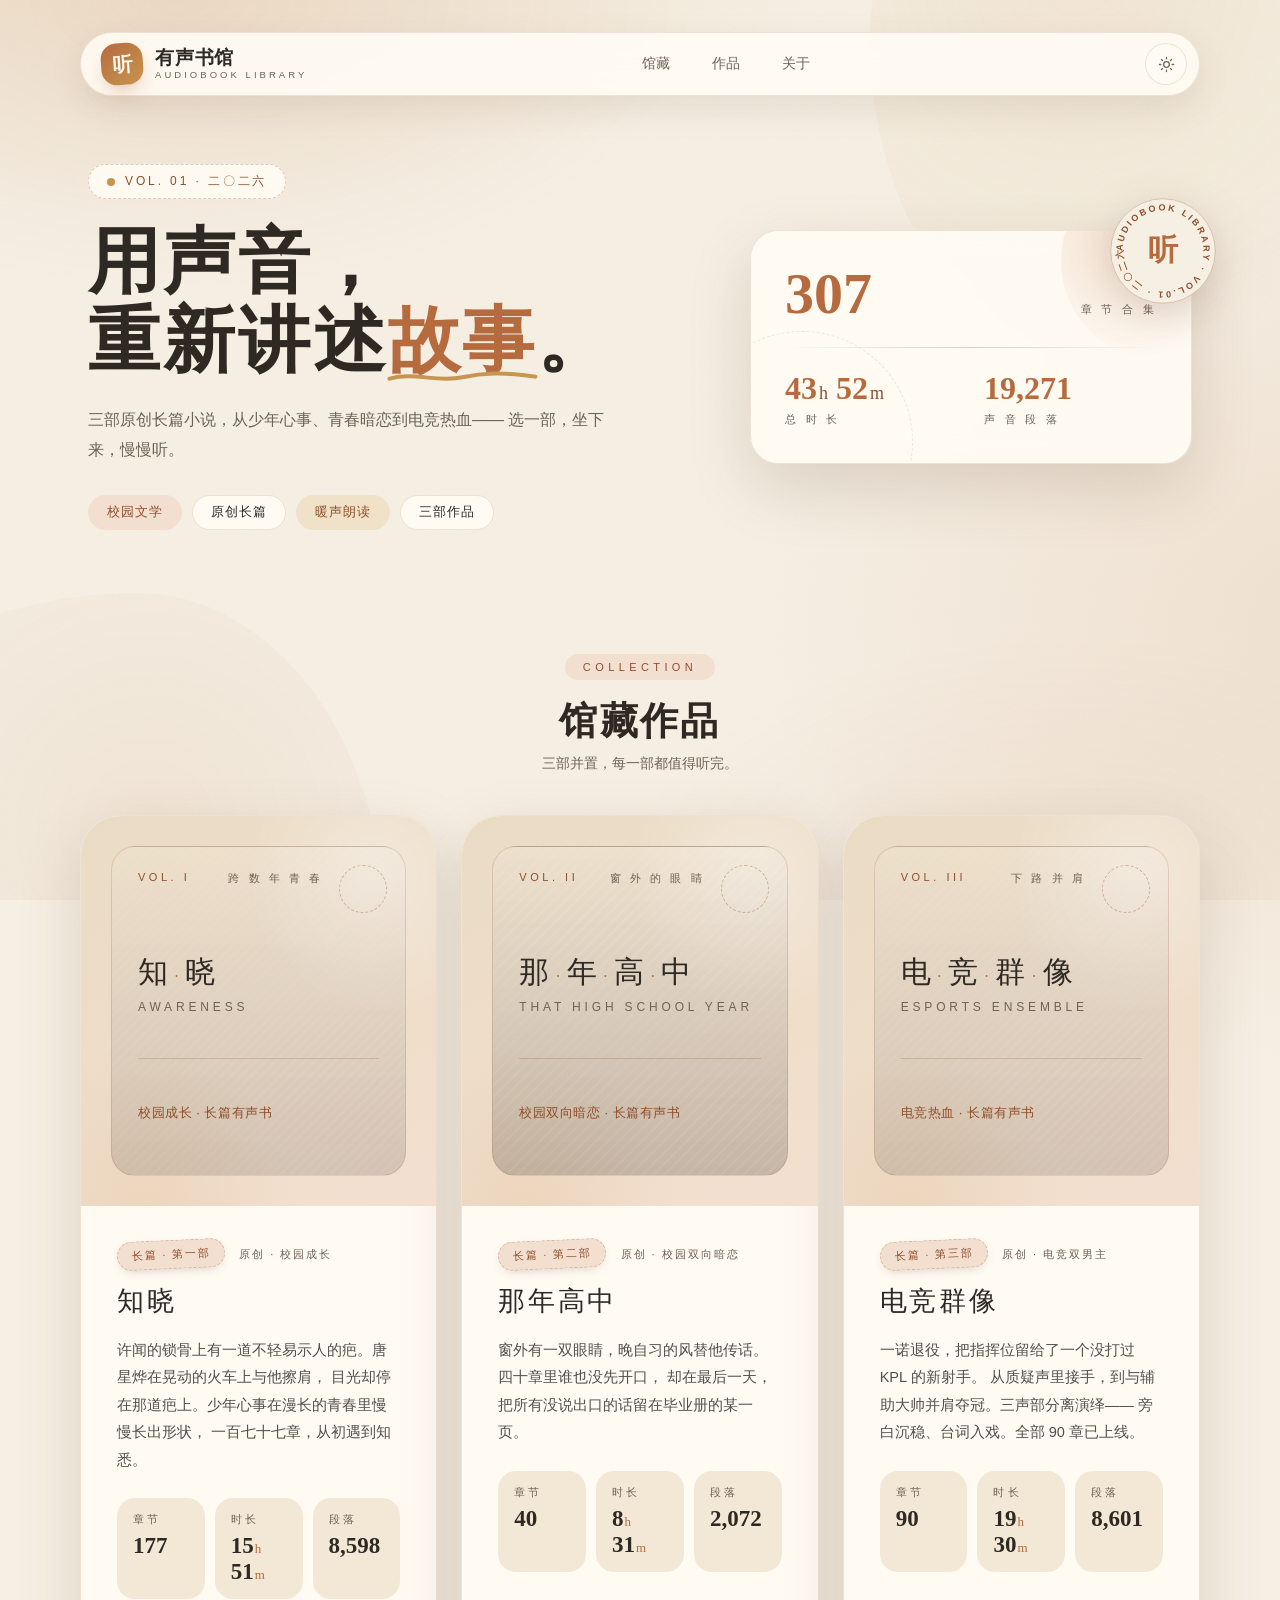
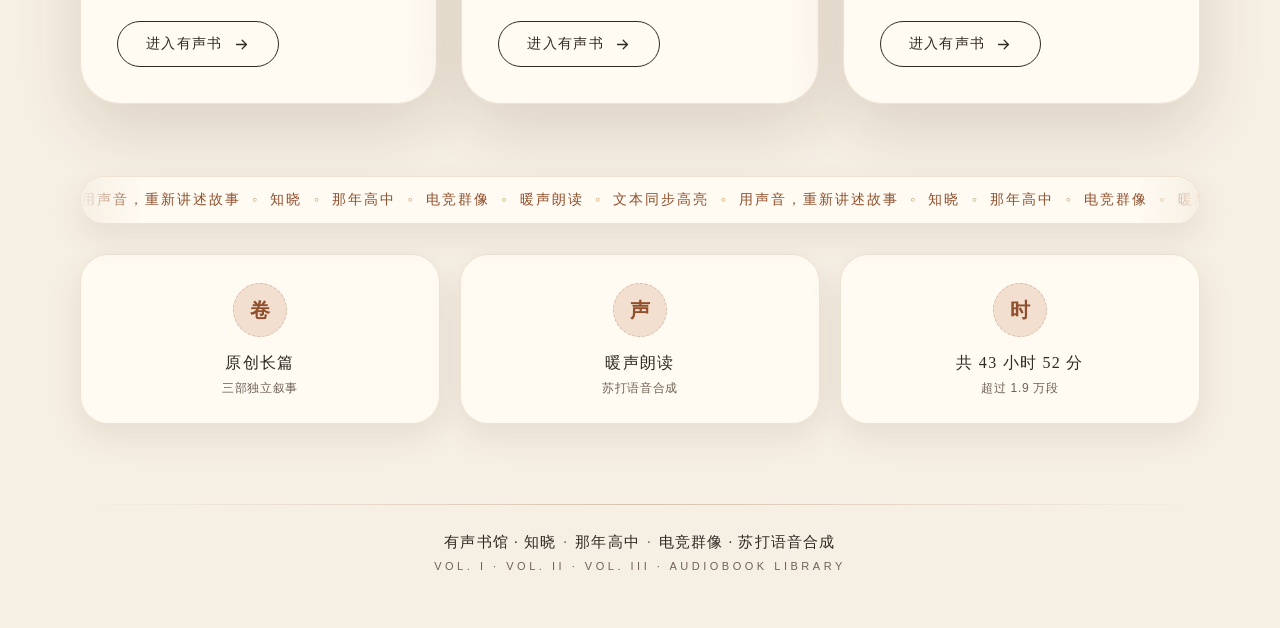
<file: index.html>
<!DOCTYPE html>
<html lang="zh-CN" class="light">
<head>
    <meta charset="UTF-8">
    <meta name="viewport" content="width=device-width, initial-scale=1.0, viewport-fit=cover">
    <meta name="description" content="有声书馆 - 免费收听原创长篇有声书，支持文本同步高亮、倍速播放、定时关闭与离线缓存。">
    <meta name="keywords" content="有声书,有声小说,校园文学,原创长篇,电竞,知晓,那年高中,电竞群像">
    <meta name="author" content="有声书馆">
    <meta name="theme-color" content="#b66b3f">

    <!-- Open Graph / Facebook -->
    <meta property="og:type" content="website">
    <meta property="og:url" content="https://audiobook-hub.site/">
    <meta property="og:title" content="有声书馆 - 用声音，重新讲述故事">
    <meta property="og:description" content="免费有声书收听平台，支持文本同步高亮、倍速播放、定时关闭">
    <meta property="og:image" content="https://audiobook-hub.site/og-cover.png">
    <meta property="og:image:width" content="1200">
    <meta property="og:image:height" content="630">

    <!-- Twitter -->
    <meta name="twitter:card" content="summary_large_image">
    <meta name="twitter:url" content="https://audiobook-hub.site/">
    <meta name="twitter:title" content="有声书馆 - 用声音，重新讲述故事">
    <meta name="twitter:description" content="免费有声书收听平台，支持文本同步高亮、倍速播放、定时关闭">
    <meta name="twitter:image" content="https://audiobook-hub.site/og-cover.png">

    <title>有声书馆 · 原创长篇有声书</title>
    <script>/* 主题前置初始化：与播放器共用 audiobook-theme 键，深色用户不见浅色闪屏 */
    try{var t=localStorage.getItem('audiobook-theme');if(t==='dark'||(t!=='light'&&window.matchMedia('(prefers-color-scheme: dark)').matches)){document.documentElement.classList.add('dark');document.documentElement.classList.remove('light');document.documentElement.dataset.theme='dark';}}catch(e){}</script>
    <link rel="icon" type="image/svg+xml" href="data:image/svg+xml;utf8,<svg xmlns='http://www.w3.org/2000/svg' viewBox='0 0 100 100'><rect width='100' height='100' rx='30' fill='%23efe2cc'/><text x='50' y='50' text-anchor='middle' dominant-baseline='central' font-size='56' fill='%23b66b3f' font-family='serif' font-weight='600'>听</text></svg>">
    <!-- PWA：根 manifest 只在被引用的页面生效，iOS 安装图标必须是 PNG（不接受 SVG data-URI） -->
    <link rel="manifest" href="manifest.json">
    <link rel="apple-touch-icon" href="icon-192.png">
    <meta name="apple-mobile-web-app-capable" content="yes">
    <meta name="mobile-web-app-capable" content="yes">
    <meta name="apple-mobile-web-app-status-bar-style" content="default">
    <meta name="apple-mobile-web-app-title" content="有声书馆">
    <meta name="application-name" content="有声书馆">

    <!-- 结构化数据 -->
    <script type="application/ld+json">
    {
      "@context": "https://schema.org",
      "@type": "WebSite",
      "name": "有声书馆",
      "url": "https://audiobook-hub.site/",
      "description": "免费有声书收听平台，支持文本同步高亮、倍速播放、定时关闭"
    }
    </script>
        <style>
      .no-scrollbar::-webkit-scrollbar { display: none; }
      .no-scrollbar { -ms-overflow-style: none; scrollbar-width: none; }
      [data-icon] {
        display: inline-flex;
        align-items: center;
        justify-content: center;
        -webkit-mask-size: contain;
        mask-size: contain;
        -webkit-mask-repeat: no-repeat;
        mask-repeat: no-repeat;
        -webkit-mask-position: center;
        mask-position: center;
        background-color: currentColor;
      }
    </style>
</head>
<body>
    <main>
        <div class="page-bg" aria-hidden="true">
            <div class="page-bg__glow"></div>
            <div class="page-bg__blob page-bg__blob--a"></div>
            <div class="page-bg__blob page-bg__blob--b"></div>
            <div class="page-bg__grain"></div>
        </div>

        <div class="container">
            <!-- 跳过导航：键盘/读屏用户不必先 Tab 过品牌链接与三个导航才到正文（与 404 页一致） -->
            <a class="skip-link" href="#hero">跳转到正文</a>
            <!-- Topbar -->
            <header class="topbar">
                <a class="brand" href="#top">
                    <span class="brand__mark" aria-hidden="true">听</span>
                    <span class="brand__text">
                        <span class="brand__title">有声书馆</span>
                        <span class="brand__sub">AUDIOBOOK LIBRARY</span>
                    </span>
                </a>
                <nav class="topbar__nav" aria-label="主导航">
                    <a href="#hero">馆藏</a>
                    <a href="#books">作品</a>
                    <a href="#about">关于</a>
                </nav>
                <div class="topbar__actions">
                    <button id="themeToggle" type="button" class="theme-toggle" aria-label="切换主题" aria-pressed="false">
                        <svg class="theme-toggle__sun" width="17" height="17" viewBox="0 0 24 24" fill="none" stroke="currentColor" stroke-width="1.8" stroke-linecap="round" stroke-linejoin="round" aria-hidden="true"><circle cx="12" cy="12" r="4"/><path d="M12 2v2M12 20v2M4.93 4.93l1.41 1.41M17.66 17.66l1.41 1.41M2 12h2M20 12h2M4.93 19.07l1.41-1.41M17.66 6.34l1.41-1.41"/></svg>
                        <svg class="theme-toggle__moon" width="17" height="17" viewBox="0 0 24 24" fill="none" stroke="currentColor" stroke-width="1.8" stroke-linecap="round" stroke-linejoin="round" aria-hidden="true"><path d="M21 12.79A9 9 0 1 1 11.21 3 7 7 0 0 0 21 12.79z"/></svg>
                    </button>
                </div>
            </header>

            <!-- Hero -->
            <section id="hero" class="hero">
                <div class="hero__inner">
                    <div class="hero__eyebrow">
                        <span class="hero__dot"></span>
                        <span>VOL. 01 · 二〇二六</span>
                    </div>
                    <h1 class="hero__title">
                        用声音，<br>重新讲述<span class="hero__accent">故事<svg class="hero__squiggle" viewBox="0 0 220 26" preserveAspectRatio="none" aria-hidden="true"><path d="M5 16 C 42 6, 74 22, 110 14 S 174 7, 215 13"/></svg></span>。
                    </h1>
                    <p class="hero__lede">
                        三部原创长篇小说，从少年心事、青春暗恋到电竞热血——
                        选一部，坐下来，慢慢听。
                    </p>
                    <ul class="hero__tags" aria-label="作品标签">
                        <li class="hero__tag hero__tag--warm">校园文学</li>
                        <li class="hero__tag">原创长篇</li>
                        <li class="hero__tag hero__tag--gold">暖声朗读</li>
                        <li class="hero__tag">三部作品</li>
                    </ul>
                </div>
                <aside class="hero__plate" aria-hidden="true">
                    <div class="hero__plate-deco" aria-hidden="true"></div>
                    <div class="stamp" aria-hidden="true">
                        <svg class="stamp__ring" viewBox="0 0 120 120">
                            <defs>
                                <path id="stamp__path" d="M60,60 m-45,0 a45,45 0 1,1 90,0 a45,45 0 1,1 -90,0"/>
                            </defs>
                            <circle class="stamp__face" cx="60" cy="60" r="58"/>
                            <text class="stamp__text"><textPath href="#stamp__path" startOffset="0">AUDIOBOOK LIBRARY · VOL.01 · 二〇二六 ·</textPath></text>
                        </svg>
                        <span class="stamp__core">听</span>
                    </div>
                    <div class="hero__plate-inner">
                        <div class="hero__plate-row">
                            <span class="hero__plate-num"><!--s:plate-chapters-->307<!--/s--></span>
                            <span class="hero__plate-label">章 节 合 集</span>
                        </div>
                        <div class="hero__plate-divider"></div>
                        <div class="hero__plate-grid">
                            <div class="hero__plate-item">
                                <span class="hero__plate-num hero__plate-num--sm"><!--s:plate-duration-->43<small>h</small> 52<small>m</small><!--/s--></span>
                                <span class="hero__plate-label">总 时 长</span>
                            </div>
                            <div class="hero__plate-item">
                                <span class="hero__plate-num hero__plate-num--sm"><!--s:plate-segments-->19,271<!--/s--></span>
                                <span class="hero__plate-label">声 音 段 落</span>
                            </div>
                        </div>
                    </div>
                </aside>
            </section>

            <!-- Books -->
            <section id="books" class="books">
                <div class="section-head">
                    <span class="section-head__kicker">COLLECTION</span>
                    <h2 class="section-head__title">馆藏作品</h2>
                    <p class="section-head__desc">三部并置，每一部都值得听完。</p>
                </div>

                <div class="books__grid">
                    <!-- Book 1: 知晓 -->
                    <article class="book-card" aria-label="知晓">
                        <div class="book-card__cover" aria-hidden="true">
                            <div class="book-cover">
                                <span class="book-cover__plate">VOL. I</span>
                                <span class="book-cover__title">知<small>·</small>晓</span>
                                <span class="book-cover__sub">AWARENESS</span>
                                <span class="book-cover__year">跨 数 年 青 春</span>
                                <span class="book-cover__rule"></span>
                                <span class="book-cover__tag">校园成长 · 长篇有声书</span>
                            </div>
                        </div>
                        <div class="book-card__body">
                            <div class="book-card__meta">
                                <span class="book-card__badge book-card__badge--sticker">长篇 · 第一部</span>
                                <span class="book-card__author">原创 · 校园成长</span>
                            </div>
                            <h3 class="book-card__title">知晓</h3>
                            <p class="book-card__desc">
                                许闻的锁骨上有一道不轻易示人的疤。唐星烨在晃动的火车上与他擦肩，
                                目光却停在那道疤上。少年心事在漫长的青春里慢慢长出形状，
                                一百七十七章，从初遇到知悉。
                            </p>
                            <dl class="book-card__stats">
                                <div class="book-card__stat">
                                    <dt>章节</dt>
                                    <dd><!--s:zhixiao-ch-->177<!--/s--></dd>
                                </div>
                                <div class="book-card__stat">
                                    <dt>时长</dt>
                                    <dd><!--s:zhixiao-dur-->15<small>h</small> 51<small>m</small><!--/s--></dd>
                                </div>
                                <div class="book-card__stat">
                                    <dt>段落</dt>
                                    <dd><!--s:zhixiao-segs-->8,598<!--/s--></dd>
                                </div>
                            </dl>
                            <a class="book-card__cta" href="zhixiao/index.html">
                                <span>进入有声书</span>
                                <svg class="cta-arrow" width="17" height="17" viewBox="0 0 24 24" fill="none" stroke="currentColor" stroke-width="1.8" stroke-linecap="round" stroke-linejoin="round" aria-hidden="true"><path d="M5 12h14M13 6l6 6-6 6"/></svg>
                            </a>
                        </div>
                    </article>

                    <!-- Book 2: 那年高中 -->
                    <article class="book-card" aria-label="那年高中">
                        <div class="book-card__cover" aria-hidden="true">
                            <div class="book-cover book-cover--alt">
                                <span class="book-cover__plate">VOL. II</span>
                                <span class="book-cover__title">那<small>·</small>年<small>·</small>高<small>·</small>中</span>
                                <span class="book-cover__sub">THAT HIGH SCHOOL YEAR</span>
                                <span class="book-cover__year">窗 外 的 眼 睛</span>
                                <span class="book-cover__rule"></span>
                                <span class="book-cover__tag">校园双向暗恋 · 长篇有声书</span>
                            </div>
                        </div>
                        <div class="book-card__body">
                            <div class="book-card__meta">
                                <span class="book-card__badge book-card__badge--sticker">长篇 · 第二部</span>
                                <span class="book-card__author">原创 · 校园双向暗恋</span>
                            </div>
                            <h3 class="book-card__title">那年高中</h3>
                            <p class="book-card__desc">
                                窗外有一双眼睛，晚自习的风替他传话。四十章里谁也没先开口，
                                却在最后一天，把所有没说出口的话留在毕业册的某一页。
                            </p>
                            <dl class="book-card__stats">
                                <div class="book-card__stat">
                                    <dt>章节</dt>
                                    <dd><!--s:nanian-ch-->40<!--/s--></dd>
                                </div>
                                <div class="book-card__stat">
                                    <dt>时长</dt>
                                    <dd><!--s:nanian-dur-->8<small>h</small> 31<small>m</small><!--/s--></dd>
                                </div>
                                <div class="book-card__stat">
                                    <dt>段落</dt>
                                    <dd><!--s:nanian-segs-->2,072<!--/s--></dd>
                                </div>
                            </dl>
                            <a class="book-card__cta" href="nanian/index.html">
                                <span>进入有声书</span>
                                <svg class="cta-arrow" width="17" height="17" viewBox="0 0 24 24" fill="none" stroke="currentColor" stroke-width="1.8" stroke-linecap="round" stroke-linejoin="round" aria-hidden="true"><path d="M5 12h14M13 6l6 6-6 6"/></svg>
                            </a>
                        </div>
                    </article>

                    <!-- Book 3: 电竞群像 -->
                    <article class="book-card" aria-label="电竞群像">
                        <div class="book-card__cover" aria-hidden="true">
                            <div class="book-cover">
                                <span class="book-cover__plate">VOL. III</span>
                                <span class="book-cover__title">电<small>·</small>竞<small>·</small>群<small>·</small>像</span>
                                <span class="book-cover__sub">ESPORTS ENSEMBLE</span>
                                <span class="book-cover__year">下 路 并 肩</span>
                                <span class="book-cover__rule"></span>
                                <span class="book-cover__tag">电竞热血 · 长篇有声书</span>
                            </div>
                        </div>
                        <div class="book-card__body">
                            <div class="book-card__meta">
                                <span class="book-card__badge book-card__badge--sticker">长篇 · 第三部</span>
                                <span class="book-card__author">原创 · 电竞双男主</span>
                            </div>
                            <h3 class="book-card__title">电竞群像</h3>
                            <p class="book-card__desc">
                                一诺退役，把指挥位留给了一个没打过 KPL 的新射手。
                                从质疑声里接手，到与辅助大帅并肩夺冠。三声部分离演绎——
                                旁白沉稳、台词入戏。<!--s:dianjing-note-->全部 90 章已上线<!--/s-->。
                            </p>
                            <dl class="book-card__stats">
                                <div class="book-card__stat">
                                    <dt>章节</dt>
                                    <dd><!--s:dianjing-ch-->90<!--/s--></dd>
                                </div>
                                <div class="book-card__stat">
                                    <dt>时长</dt>
                                    <dd><!--s:dianjing-dur-->19<small>h</small> 30<small>m</small><!--/s--></dd>
                                </div>
                                <div class="book-card__stat">
                                    <dt>段落</dt>
                                    <dd><!--s:dianjing-segs-->8,601<!--/s--></dd>
                                </div>
                            </dl>
                            <a class="book-card__cta" href="dianjing/index.html">
                                <span>进入有声书</span>
                                <svg class="cta-arrow" width="17" height="17" viewBox="0 0 24 24" fill="none" stroke="currentColor" stroke-width="1.8" stroke-linecap="round" stroke-linejoin="round" aria-hidden="true"><path d="M5 12h14M13 6l6 6-6 6"/></svg>
                            </a>
                        </div>
                    </article>
                </div>
            </section>

            <!-- 继续收听（由 JS 读取本机播放进度填充；无进度时整节隐藏） -->
            <section id="resume" class="resume" hidden>
                <div class="resume__head">
                    <span class="resume__kicker">CONTINUE</span>
                    <h2 class="resume__title">继续收听</h2>
                </div>
                <div class="resume__list" id="resumeList"></div>
            </section>

            <!-- Marquee -->
            <div class="marquee" aria-hidden="true">
                <div class="marquee__track">
                    <span class="marquee__run">用声音，重新讲述故事 <i>◦</i> 知晓 <i>◦</i> 那年高中 <i>◦</i> 电竞群像 <i>◦</i> 暖声朗读 <i>◦</i> 文本同步高亮 <i>◦</i>&nbsp;</span>
                    <span class="marquee__run">用声音，重新讲述故事 <i>◦</i> 知晓 <i>◦</i> 那年高中 <i>◦</i> 电竞群像 <i>◦</i> 暖声朗读 <i>◦</i> 文本同步高亮 <i>◦</i>&nbsp;</span>
                </div>
            </div>

            <!-- About strip -->
            <section id="about" class="about">
                <h2 class="sr-only">关于本站</h2>
                <div class="about__row">
                    <div class="about__cell">
                        <span class="about__dot" aria-hidden="true">卷</span>
                        <span class="about__label">原创长篇</span>
                        <span class="about__hint">三部独立叙事</span>
                    </div>
                    <div class="about__cell">
                        <span class="about__dot" aria-hidden="true">声</span>
                        <span class="about__label">暖声朗读</span>
                        <span class="about__hint">苏打语音合成</span>
                    </div>
                    <div class="about__cell">
                        <span class="about__dot" aria-hidden="true">时</span>
                        <span class="about__label"><!--s:about-duration-->共 43 小时 52 分<!--/s--></span>
                        <span class="about__hint"><!--s:about-segments-->超过 1.9 万段<!--/s--></span>
                    </div>
                </div>
            </section>

            <!-- Footer -->
            <footer class="footer">
                <div class="footer__line"></div>
                <p class="footer__text">
                    有声书馆 · 知晓 <span class="footer__amp">·</span> 那年高中 <span class="footer__amp">·</span> 电竞群像 · 苏打语音合成
                </p>
                <p class="footer__sub">VOL. I · VOL. II · VOL. III · AUDIOBOOK LIBRARY</p>
            </footer>
        </div>
    </main>

    <style id="page-style">
        :root {
            --bg: #f6efe3;
            --bg-deep: #eadcc4;
            --panel: rgba(255, 251, 244, 0.92);
            --ink: #2f2923;
            --muted: #6f6255;             /* 次要文本：对 --bg 达 5.17:1（WCAG AA 4.5:1）；与播放器 --text-dim 同值，跨页观感一致 */
            --line: rgba(143, 100, 60, 0.16);
            --line-strong: rgba(143, 79, 44, 0.28);
            --accent: #b66b3f;
            --accent-deep: #8f4f2c;
            --accent-soft: #f3dfcf;
            --gold: #c7954f;
            --gold-soft: #f0e2c8;
            --shadow: 0 24px 64px rgba(85, 58, 35, 0.16);
            --shadow-soft: 0 12px 34px rgba(85, 58, 35, 0.10);
            --radius: 40px;
            --radius-inner: 28px;
        }
        html.dark {
            --bg: #1a1715;
            --bg-deep: #252220;
            --panel: rgba(40, 35, 32, 0.92);
            --ink: #e8e0d4;
            --muted: #9a9088;
            --line: rgba(216, 173, 104, 0.14);
            --line-strong: rgba(216, 173, 104, 0.3);
            --accent: #c9974a;
            --accent-deep: #dbb06a;
            --accent-soft: rgba(201, 151, 74, 0.16);
            --gold: #d8ad68;
            --gold-soft: rgba(216, 173, 104, 0.14);
            --shadow: 0 24px 64px rgba(0, 0, 0, 0.32);
            --shadow-soft: 0 12px 34px rgba(0, 0, 0, 0.24);
        }

        html {
            -webkit-text-size-adjust: 100%;
            text-size-adjust: 100%;
            -webkit-tap-highlight-color: transparent;
        }

        body {
            background:
                radial-gradient(1100px 560px at 12% -8%, rgba(199, 149, 79, 0.20), transparent 70%),
                radial-gradient(900px 640px at 108% 28%, rgba(182, 107, 63, 0.12), transparent 70%),
                var(--bg);
            color: var(--ink);
            font-family: "PingFang SC", "Microsoft YaHei", sans-serif;
            margin: 0;
            -webkit-font-smoothing: antialiased;
            transition: background 0.4s ease, color 0.4s ease;
        }

        /* ===== Page background layers ===== */
        .page-bg {
            position: fixed;
            inset: 0;
            z-index: 0;
            pointer-events: none;
            overflow: hidden;
            contain: layout style paint;
        }
        .page-bg__glow {
            position: absolute;
            inset: 0;
            background:
                radial-gradient(58% 46% at 14% 0%, rgba(182, 107, 63, 0.10), transparent 70%),
                radial-gradient(52% 42% at 84% 100%, rgba(182, 107, 63, 0.08), transparent 70%);
        }
        html.dark .page-bg__glow {
            background:
                radial-gradient(58% 46% at 14% 0%, rgba(201, 151, 74, 0.10), transparent 70%),
                radial-gradient(52% 42% at 84% 100%, rgba(201, 151, 74, 0.06), transparent 70%);
        }
        /* 漂浮有机圆形光斑 */
        .page-bg__blob {
            position: absolute;
            width: 46vmax;
            height: 46vmax;
            opacity: 0.55;
        }
        .page-bg__blob--a {
            top: -18vmax;
            right: -14vmax;
            background: radial-gradient(circle at 35% 35%, rgba(199, 149, 79, 0.20), rgba(199, 149, 79, 0.05) 62%, transparent 72%);
            border-radius: 42% 58% 62% 38% / 46% 38% 62% 54%;
            animation: blobFloatA 26s ease-in-out infinite;
        }
        .page-bg__blob--b {
            bottom: -22vmax;
            left: -16vmax;
            background: radial-gradient(circle at 60% 40%, rgba(182, 107, 63, 0.14), rgba(182, 107, 63, 0.04) 60%, transparent 72%);
            border-radius: 58% 42% 38% 62% / 42% 56% 44% 58%;
            animation: blobFloatB 32s ease-in-out infinite;
        }
        html.dark .page-bg__blob--a {
            background: radial-gradient(circle at 35% 35%, rgba(201, 151, 74, 0.12), rgba(201, 151, 74, 0.03) 60%, transparent 72%);
        }
        html.dark .page-bg__blob--b {
            background: radial-gradient(circle at 60% 40%, rgba(220, 153, 104, 0.09), rgba(220, 153, 104, 0.02) 60%, transparent 72%);
        }
        @keyframes blobFloatA {
            0%, 100% { transform: translate(0, 0) rotate(0deg) scale(1); }
            50%      { transform: translate(-4vmax, 3vmax) rotate(24deg) scale(1.08); }
        }
        @keyframes blobFloatB {
            0%, 100% { transform: translate(0, 0) rotate(0deg) scale(1); }
            50%      { transform: translate(3vmax, -3.5vmax) rotate(-20deg) scale(1.06); }
        }
        /* 纸张颗粒 */
        .page-bg__grain {
            position: absolute;
            inset: -50%;
            background-image: url("data:image/svg+xml,%3Csvg xmlns='http://www.w3.org/2000/svg' width='160' height='160'%3E%3Cfilter id='n'%3E%3CfeTurbulence type='fractalNoise' baseFrequency='0.9' numOctaves='2' stitchTiles='stitch'/%3E%3C/filter%3E%3Crect width='160' height='160' filter='url(%23n)' opacity='0.5'/%3E%3C/svg%3E");
            opacity: 0.05;
        }
        html.dark .page-bg__grain { opacity: 0.07; }

        .container {
            position: relative;
            z-index: 1;
            max-width: 1120px;
            margin: 0 auto;
            padding: 32px 28px 56px;
            /* 水平内边距走变量：安全区横屏补白要在各断点的实际值上叠加（见文件末尾 @supports） */
            --container-pad-x: 28px;
            contain: layout style;
        }

        /* ===== Topbar：胶囊浮岛 ===== */
        .topbar {
            display: flex;
            align-items: center;
            justify-content: space-between;
            gap: 20px;
            padding: 10px 12px 10px 20px;
            background: var(--panel);
            border: 1px solid var(--line);
            border-radius: 999px;
            box-shadow: var(--shadow-soft);
            backdrop-filter: blur(14px);
            -webkit-backdrop-filter: blur(14px);
        }
        .brand {
            display: inline-flex;
            align-items: center;
            gap: 12px;
            text-decoration: none;
            color: var(--ink);
        }
        .brand__mark {
            width: 42px;
            height: 42px;
            display: grid;
            place-items: center;
            border-radius: 16px;
            font-family: "Noto Serif SC", "Source Han Serif SC", "Songti SC", SimSun, serif;
            font-size: 20px;
            font-weight: 700;
            color: #fff8ef;
            background: linear-gradient(145deg, var(--accent), var(--gold));
            box-shadow: 0 10px 22px -8px rgba(182, 107, 63, 0.55);
            transform: rotate(-4deg);
            transition: transform 0.35s cubic-bezier(.22,.61,.36,1);
        }
        .brand:hover .brand__mark { transform: rotate(4deg) scale(1.05); }
        .brand__text { display: inline-flex; flex-direction: column; line-height: 1.05; }
        .brand__title {
            font-family: "Noto Serif SC", "Source Han Serif SC", "Songti SC", SimSun, serif;
            font-size: 19px;
            font-weight: 700;
            letter-spacing: 0.04em;
        }
        .brand__sub {
            font-size: 9.5px;
            letter-spacing: 0.32em;
            color: var(--muted);
            margin-top: 3px;
        }
        .topbar__nav {
            display: flex;
            gap: 6px;
            font-size: 14px;
        }
        .topbar__nav a {
            color: var(--muted);
            text-decoration: none;
            padding: 8px 18px;
            border-radius: 999px;
            transition: color 0.25s, background 0.25s, transform 0.25s cubic-bezier(.22,.61,.36,1);
        }
        .topbar__nav a:hover {
            color: var(--accent-deep);
            background: var(--accent-soft);
            transform: translateY(-1px);
        }

        .theme-toggle {
            position: relative;
            width: 42px;
            height: 42px;
            border: 1px solid var(--line);
            border-radius: 999px;
            background: var(--panel);
            cursor: pointer;
            display: inline-flex;
            align-items: center;
            justify-content: center;
            color: var(--muted);
            transition: color 0.25s, border-color 0.25s, transform 0.3s cubic-bezier(.22,.61,.36,1), box-shadow 0.25s;
        }
        .theme-toggle:hover {
            color: var(--accent);
            border-color: var(--line-strong);
            transform: rotate(18deg) scale(1.05);
            box-shadow: 0 8px 18px -10px rgba(182, 107, 63, 0.5);
        }
        .theme-toggle__sun, .theme-toggle__moon {
            width: 17px;
            height: 17px;
        }
        .theme-toggle__moon { display: none; }
        html.dark .theme-toggle__sun { display: none; }
        html.dark .theme-toggle__moon { display: inline-block; color: var(--gold); }

        /* ===== Hero ===== */
        .hero {
            display: grid;
            grid-template-columns: 1.25fr 0.9fr;
            gap: 48px;
            align-items: center;
            padding: 68px 8px 60px;
        }
        .hero__inner { max-width: 640px; }
        .hero__eyebrow {
            display: inline-flex;
            align-items: center;
            gap: 10px;
            font-size: 12px;
            letter-spacing: 0.24em;
            color: var(--accent-deep);
            margin-bottom: 24px;
            padding: 8px 18px;
            border-radius: 999px;
            border: 1px dashed var(--line-strong);
            background: var(--panel);
        }
        .hero__dot {
            width: 8px;
            height: 8px;
            border-radius: 999px;
            background: var(--gold);
            box-shadow: 0 0 0 0 rgba(199, 149, 79, 0.5);
            animation: dotPulse 2.4s ease-out infinite;
        }
        @keyframes dotPulse {
            0%   { box-shadow: 0 0 0 0 rgba(199, 149, 79, 0.55); }
            70%  { box-shadow: 0 0 0 9px rgba(199, 149, 79, 0); }
            100% { box-shadow: 0 0 0 0 rgba(199, 149, 79, 0); }
        }
        .hero__title {
            font-family: "Noto Serif SC", "Source Han Serif SC", "Songti SC", SimSun, serif;
            font-size: clamp(40px, 6.4vw, 72px);
            line-height: 1.1;
            letter-spacing: 0.04em;
            font-weight: 600;
            margin: 0 0 24px;
            color: var(--ink);
        }
        .hero__accent {
            position: relative;
            display: inline-block;
            color: var(--accent);
        }
        .hero__squiggle {
            position: absolute;
            left: -1%;
            bottom: -0.06em;
            width: 102%;
            height: 0.24em;
            color: var(--gold);
            overflow: visible;
        }
        .hero__squiggle path {
            fill: none;
            stroke: currentColor;
            stroke-width: 6;
            stroke-linecap: round;
            stroke-dasharray: 260;
            stroke-dashoffset: 260;
            animation: squiggleDraw 1.1s 0.55s cubic-bezier(.22,.61,.36,1) forwards;
        }
        @keyframes squiggleDraw {
            to { stroke-dashoffset: 0; }
        }
        .hero__lede {
            font-size: 16px;
            line-height: 1.85;
            color: var(--muted);
            margin: 0 0 30px;
            max-width: 520px;
        }
        .hero__tags {
            list-style: none;
            margin: 0; padding: 0;
            display: flex; flex-wrap: wrap; gap: 10px;
        }
        .hero__tag {
            font-size: 12.5px;
            letter-spacing: 0.08em;
            padding: 8px 18px;
            border: 1px solid var(--line);
            border-radius: 999px;
            color: var(--ink);
            background: var(--panel);
            transition: transform 0.3s cubic-bezier(.22,.61,.36,1), background 0.3s;
        }
        .hero__tag:hover { transform: translateY(-2px); }
        .hero__tag--warm { background: var(--accent-soft); border-color: transparent; color: var(--accent-deep); }
        .hero__tag--gold { background: var(--gold-soft); border-color: transparent; color: var(--accent-deep); }
        html.dark .hero__tag--warm, html.dark .hero__tag--gold { color: var(--gold); }

        /* ===== Hero 数据牌：大圆角卡片 + 旋转印章 ===== */
        .hero__plate {
            position: relative;
            padding: 34px 34px 36px;
            background: var(--panel);
            border: 1px solid var(--line);
            border-radius: var(--radius-inner);
            box-shadow: var(--shadow);
            backdrop-filter: blur(12px);
            -webkit-backdrop-filter: blur(12px);
        }
        .hero__plate-deco {
            position: absolute;
            inset: 0;
            border-radius: inherit;
            overflow: hidden;
            pointer-events: none;
        }
        .hero__plate-deco::before {
            content: "";
            position: absolute;
            top: -70px;
            right: -70px;
            width: 200px;
            height: 200px;
            border-radius: 999px;
            background: radial-gradient(circle at 35% 35%, var(--accent-soft), transparent 70%);
        }
        .hero__plate-deco::after {
            content: "";
            position: absolute;
            bottom: -90px;
            left: -60px;
            width: 220px;
            height: 220px;
            border-radius: 999px;
            border: 1.5px dashed var(--line-strong);
            opacity: 0.5;
        }
        .hero__plate-inner { position: relative; z-index: 1; }
        .hero__plate-grid {
            display: grid;
            grid-template-columns: 1fr 1fr;
            gap: 26px;
        }
        .hero__plate-item {
            display: flex;
            flex-direction: column;
            gap: 8px;
        }
        .hero__plate-row {
            display: flex;
            align-items: baseline;
            justify-content: space-between;
            gap: 12px;
        }
        .hero__plate-num {
            font-family: "Noto Serif SC", "Source Han Serif SC", "Songti SC", SimSun, serif;
            font-size: 58px;
            font-weight: 700;
            color: var(--accent);
            line-height: 1;
        }
        .hero__plate-num small {
            font-size: 18px;
            font-weight: 500;
            margin-left: 2px;
            color: var(--accent-deep);
        }
        .hero__plate-num--sm {
            font-size: 32px;
            display: block;
            line-height: 1;
        }
        .hero__plate-label {
            font-size: 11px;
            letter-spacing: 0.3em;
            color: var(--muted);
        }
        .hero__plate-divider {
            height: 1px;
            background: linear-gradient(90deg, transparent, var(--line-strong), transparent);
            margin: 24px 0;
        }

        /* 旋转印章 */
        .stamp {
            position: absolute;
            top: -34px;
            right: -26px;
            width: 108px;
            height: 108px;
            z-index: 2;
            filter: drop-shadow(0 10px 20px rgba(85, 58, 35, 0.18));
        }
        .stamp__ring { width: 100%; height: 100%; display: block; }
        .stamp__ring { animation: spin 28s linear infinite; }
        @keyframes spin { to { transform: rotate(360deg); } }
        .stamp__face {
            fill: var(--bg);
            stroke: var(--line-strong);
            stroke-width: 1;
        }
        .stamp__text {
            font-family: var(--font-sans, sans-serif);
            font-size: 10px;
            font-weight: 700;
            letter-spacing: 2.6px;
            fill: var(--accent-deep);
        }
        .stamp__core {
            position: absolute;
            inset: 0;
            display: grid;
            place-items: center;
            font-family: "Noto Serif SC", "Source Han Serif SC", "Songti SC", SimSun, serif;
            font-size: 30px;
            font-weight: 700;
            color: var(--accent);
        }

        /* ===== Section head ===== */
        .section-head {
            text-align: center;
            margin: 64px 0 42px;
        }
        .section-head__kicker {
            display: inline-block;
            font-size: 11px;
            letter-spacing: 0.4em;
            color: var(--accent-deep);
            padding: 7px 18px;
            border-radius: 999px;
            background: var(--accent-soft);
        }
        .section-head__title {
            font-family: "Noto Serif SC", "Source Han Serif SC", "Songti SC", SimSun, serif;
            font-size: clamp(28px, 3.4vw, 38px);
            margin: 16px 0 8px;
            letter-spacing: 0.06em;
            color: var(--ink);
        }
        .section-head__desc {
            font-size: 14px;
            color: var(--muted);
            margin: 0;
        }

        /* ===== Books ===== */
        /* 三部作品：窄屏单列纵排，≥960px 三列并置（避免 2 列网格出现 1 张孤卡） */
        .books__grid {
            display: grid;
            grid-template-columns: 1fr;
            grid-auto-rows: 1fr;
            align-items: stretch;
            gap: 30px;
        }
        @media (min-width: 960px) {
            .books__grid { grid-template-columns: repeat(3, 1fr); gap: 24px; }
            .book-cover { min-height: 240px; padding: 20px 22px; }
            .book-card__body { padding: 28px 26px 30px; }
            .book-card__stat { padding: 12px 12px; }
            .book-card__stat dd { font-size: 20px; }
        }
        .book-card {
            display: grid;
            grid-template-rows: auto 1fr;
            background: var(--panel);
            border: 1px solid var(--line);
            border-radius: var(--radius);
            overflow: hidden;
            box-shadow: var(--shadow);
            transition: transform 0.4s cubic-bezier(.22,.61,.36,1), box-shadow 0.4s ease;
        }
        .book-card:hover {
            transform: translateY(-8px) rotate(-0.4deg);
            box-shadow: 0 34px 80px rgba(85, 58, 35, 0.20);
        }
        html.dark .book-card:hover {
            box-shadow: 0 34px 80px rgba(0, 0, 0, 0.44);
        }

        .book-card__cover {
            position: relative;
            padding: 30px;
            background: linear-gradient(160deg, var(--bg-deep), var(--accent-soft));
            color: var(--ink);
            overflow: hidden;
            isolation: isolate;
        }
        .book-card__cover::before {
            content: "";
            position: absolute;
            inset: 0;
            z-index: -1;
            background:
                radial-gradient(50% 50% at 82% 16%, rgba(255, 255, 255, 0.35), transparent 70%),
                radial-gradient(60% 60% at 18% 100%, rgba(199, 149, 79, 0.12), transparent 70%);
            pointer-events: none;
        }
        .book-cover {
            position: relative;
            display: grid;
            grid-template-areas:
                "plate year"
                "title title"
                "sub sub"
                "rule rule"
                "tag tag";
            gap: 12px;
            padding: 24px 26px;
            min-height: 280px;
            border: 1px solid rgba(143, 79, 44, 0.18);
            border-radius: 24px;
            background:
                repeating-linear-gradient(135deg, rgba(255, 255, 255, 0.04) 0 2px, transparent 2px 7px),
                linear-gradient(180deg, rgba(255, 255, 255, 0.10), rgba(0, 0, 0, 0.12));
            transition: transform 0.45s cubic-bezier(.22,.61,.36,1);
        }
        .book-card:hover .book-cover { transform: translateY(-4px) rotate(0.5deg); }
        .book-cover::after {
            content: "";
            position: absolute;
            top: 18px;
            right: 18px;
            width: 46px;
            height: 46px;
            border-radius: 999px;
            border: 1.5px dashed rgba(143, 79, 44, 0.35);
            pointer-events: none;
        }
        .book-cover--alt {
            background:
                repeating-linear-gradient(135deg, rgba(255, 255, 255, 0.05) 0 2px, transparent 2px 8px),
                linear-gradient(180deg, rgba(255, 255, 255, 0.12), rgba(0, 0, 0, 0.18));
        }
        .book-cover__plate {
            grid-area: plate;
            font-size: 11px;
            letter-spacing: 0.32em;
            color: var(--accent-deep);
            align-self: start;
        }
        .book-cover__year {
            grid-area: year;
            font-size: 11px;
            letter-spacing: 0.28em;
            color: var(--muted);
            text-align: right;
            margin-right: 56px;
        }
        .book-cover__title {
            grid-area: title;
            font-family: "Noto Serif SC", "Source Han Serif SC", "Songti SC", SimSun, serif;
            font-size: clamp(28px, 3.6vw, 40px);
            font-weight: 500;
            letter-spacing: 0.18em;
            line-height: 1.1;
            color: var(--ink);
            align-self: end;
        }
        .book-cover__title small {
            font-size: 0.55em;
            margin: 0 3px;
            color: var(--accent);
            font-weight: 400;
        }
        .book-cover__sub {
            grid-area: sub;
            font-size: 12px;
            letter-spacing: 0.32em;
            color: var(--muted);
        }
        .book-cover__rule {
            grid-area: rule;
            height: 1px;
            background: rgba(143, 79, 44, 0.22);
            margin: 4px 0;
        }
        .book-cover__tag {
            grid-area: tag;
            font-size: 13px;
            letter-spacing: 0.04em;
            color: var(--accent-deep);
        }

        .book-card__body {
            padding: 34px 36px 36px;
            display: flex;
            flex-direction: column;
            gap: 14px;
        }
        .book-card__meta {
            display: flex;
            align-items: center;
            gap: 14px;
            font-size: 11px;
            letter-spacing: 0.18em;
            color: var(--muted);
            text-transform: uppercase;
        }
        .book-card__badge {
            padding: 6px 14px;
            border-radius: 999px;
            background: var(--accent-soft);
            color: var(--accent-deep);
            letter-spacing: 0.16em;
        }
        .book-card__badge--sticker {
            transform: rotate(-2.5deg);
            border: 1px dashed var(--line-strong);
            box-shadow: 0 4px 12px -6px rgba(85, 58, 35, 0.35);
            transition: transform 0.3s cubic-bezier(.22,.61,.36,1);
        }
        .book-card:hover .book-card__badge--sticker { transform: rotate(2deg) scale(1.04); }
        html.dark .book-card__badge {
            color: var(--gold);
            background: var(--accent-soft);
        }
        .book-card__title {
            font-family: "Noto Serif SC", "Source Han Serif SC", "Songti SC", SimSun, serif;
            font-size: 27px;
            font-weight: 500;
            letter-spacing: 0.1em;
            margin: 0;
            color: var(--ink);
        }
        .book-card__desc {
            margin: 4px 0 6px;
            font-size: 14.5px;
            line-height: 1.9;
            color: var(--ink);
            opacity: 0.82;
        }
        .book-card__stats {
            margin: 4px 0 8px;
            display: grid;
            grid-template-columns: repeat(3, 1fr);
            gap: 10px;
        }
        .book-card__stat {
            background: color-mix(in srgb, var(--bg-deep) 60%, transparent);
            border-radius: 18px;
            padding: 14px 16px;
            transition: transform 0.3s cubic-bezier(.22,.61,.36,1);
        }
        .book-card:hover .book-card__stat { transform: translateY(-2px); }
        .book-card__stat dt {
            font-size: 11px;
            letter-spacing: 0.28em;
            color: var(--muted);
            margin-bottom: 6px;
        }
        .book-card__stat dd {
            margin: 0;
            font-family: "Noto Serif SC", "Source Han Serif SC", "Songti SC", SimSun, serif;
            font-size: 23px;
            font-weight: 700;
            color: var(--ink);
        }
        .book-card__stat dd small {
            font-size: 13px;
            font-weight: 500;
            margin: 0 1px;
            color: var(--accent);
        }
        .book-card__cta {
            align-self: flex-start;
            margin-top: auto;
            box-sizing: border-box;
            display: inline-flex;
            align-items: center;
            gap: 10px;
            padding: 13px 28px;
            border-radius: 999px;
            background: transparent;
            border: 1.5px solid var(--ink);
            color: var(--ink);
            text-decoration: none;
            font-size: 13.5px;
            letter-spacing: 0.1em;
            transition: background 0.3s ease, color 0.3s ease, border-color 0.3s ease, transform 0.3s cubic-bezier(.22,.61,.36,1), box-shadow 0.3s ease;
        }
        .book-card__cta .cta-arrow { transition: transform 0.3s ease; }
        .book-card__cta:hover {
            background: var(--ink);
            color: var(--bg);
            border-color: var(--ink);
            transform: translateY(-2px);
            box-shadow: 0 14px 28px -14px rgba(85, 58, 35, 0.55);
        }
        .book-card__cta:hover .cta-arrow { transform: translateX(6px); }
        .book-card__cta:active { transform: translateY(0) scale(0.97); }

        /* ===== 继续收听 ===== */
        .resume { margin-top: 64px; }
        .resume__head { display: flex; align-items: baseline; gap: 14px; margin-bottom: 18px; }
        .resume__kicker { font-size: 11px; letter-spacing: 0.4em; color: var(--accent-deep); }
        .resume__title {
            font-family: "Noto Serif SC", "Source Han Serif SC", "Songti SC", SimSun, serif;
            font-size: 24px; letter-spacing: 0.08em; margin: 0; color: var(--ink);
        }
        .resume__list { display: grid; gap: 12px; }
        .resume__row {
            display: flex; align-items: center; gap: 16px;
            padding: 16px 22px; border: 1px solid var(--line); border-radius: 18px;
            background: var(--panel); box-shadow: var(--shadow-soft);
            text-decoration: none; color: var(--ink);
            transition: transform .3s cubic-bezier(.22,.61,.36,1), box-shadow .3s ease, border-color .3s ease;
        }
        .resume__row:hover { transform: translateY(-2px); border-color: var(--line-strong); box-shadow: var(--shadow); }
        .resume__row:active { transform: scale(.99); }
        .resume__dot {
            width: 40px; height: 40px; border-radius: 12px; flex-shrink: 0;
            display: grid; place-items: center;
            font-family: "Noto Serif SC", "Source Han Serif SC", SimSun, serif;
            font-weight: 700; font-size: 17px; color: #fff8ef;
            background: linear-gradient(145deg, var(--accent), var(--gold));
        }
        .resume__meta { flex: 1; min-width: 0; display: flex; flex-direction: column; gap: 3px; }
        .resume__book {
            font-family: "Noto Serif SC", "Source Han Serif SC", SimSun, serif;
            font-size: 16px; letter-spacing: 0.06em;
        }
        .resume__info { font-size: 12.5px; color: var(--muted); }
        .resume__time { font-size: 11.5px; letter-spacing: 0.12em; color: var(--muted); flex-shrink: 0; }
        .resume__go {
            width: 34px; height: 34px; border-radius: 999px; flex-shrink: 0;
            border: 1.5px solid var(--ink); display: grid; place-items: center; color: var(--ink);
            transition: background .25s ease, color .25s ease;
        }
        .resume__row:hover .resume__go { background: var(--ink); color: var(--bg); }
        @media (max-width: 720px) {
            .resume { margin-top: 44px; }
            .resume__time { display: none; }
        }

        /* ===== Marquee 滚动带 ===== */
        .marquee {
            margin-top: 72px;
            border: 1px solid var(--line);
            border-radius: 999px;
            background: var(--panel);
            box-shadow: var(--shadow-soft);
            overflow: hidden;
            position: relative;
        }
        .marquee::before, .marquee::after {
            content: "";
            position: absolute;
            top: 0;
            bottom: 0;
            width: 60px;
            z-index: 1;
            pointer-events: none;
        }
        .marquee::before { left: 0; background: linear-gradient(90deg, var(--bg), transparent); border-radius: 999px 0 0 999px; }
        .marquee::after { right: 0; background: linear-gradient(-90deg, var(--bg), transparent); border-radius: 0 999px 999px 0; }
        .marquee__track {
            display: flex;
            width: max-content;
            padding: 14px 0;
            animation: marqueeSlide 30s linear infinite;
        }
        .marquee:hover .marquee__track { animation-play-state: paused; }
        .marquee__run {
            font-family: "Noto Serif SC", "Source Han Serif SC", "Songti SC", SimSun, serif;
            font-size: 14px;
            letter-spacing: 0.14em;
            color: var(--accent-deep);
            white-space: nowrap;
        }
        .marquee__run i {
            font-style: normal;
            color: var(--gold);
            margin: 0 6px;
        }
        @keyframes marqueeSlide {
            from { transform: translateX(0); }
            to   { transform: translateX(-50%); }
        }

        /* ===== About ===== */
        .about {
            margin-top: 30px;
        }
        .about__row {
            display: grid;
            grid-template-columns: repeat(3, 1fr);
            gap: 20px;
        }
        .about__cell {
            display: flex;
            flex-direction: column;
            align-items: center;
            text-align: center;
            gap: 6px;
            padding: 28px 18px 26px;
            background: var(--panel);
            border: 1px solid var(--line);
            border-radius: var(--radius-inner);
            box-shadow: var(--shadow-soft);
            transition: transform 0.35s cubic-bezier(.22,.61,.36,1), box-shadow 0.35s ease;
        }
        .about__cell:hover {
            transform: translateY(-4px);
            box-shadow: var(--shadow);
        }
        .about__dot {
            width: 52px;
            height: 52px;
            display: grid;
            place-items: center;
            margin-bottom: 10px;
            border-radius: 999px;
            font-family: "Noto Serif SC", "Source Han Serif SC", "Songti SC", SimSun, serif;
            font-size: 20px;
            font-weight: 700;
            color: var(--accent-deep);
            background: var(--accent-soft);
            border: 1px dashed var(--line-strong);
        }
        html.dark .about__dot { color: var(--gold); }
        .about__label {
            font-family: "Noto Serif SC", "Source Han Serif SC", "Songti SC", SimSun, serif;
            font-size: 16px;
            color: var(--ink);
            letter-spacing: 0.08em;
        }
        .about__hint {
            font-size: 12px;
            color: var(--muted);
            letter-spacing: 0.06em;
        }

        /* ===== Footer ===== */
        .footer {
            margin-top: 80px;
            text-align: center;
        }
        .footer__line {
            height: 1px;
            background: linear-gradient(90deg, transparent, var(--line-strong), transparent);
            margin-bottom: 28px;
        }
        .footer__text {
            font-family: "Noto Serif SC", "Source Han Serif SC", "Songti SC", SimSun, serif;
            font-size: 15px;
            color: var(--ink);
            letter-spacing: 0.08em;
            margin: 0 0 8px;
        }
        .footer__amp {
            color: var(--muted);
            margin: 0 2px;
        }
        .footer__sub {
            font-size: 11px;
            letter-spacing: 0.32em;
            color: var(--muted);
            margin: 0;
        }

        /* ===== Loading Animation ===== */
        @keyframes fadeInUp {
            from {
                opacity: 0;
                transform: translateY(30px);
            }
            to {
                opacity: 1;
                transform: translateY(0);
            }
        }

        @keyframes pulse {
            0%, 100% {
                opacity: 1;
            }
            50% {
                opacity: 0.5;
            }
        }

        .loading {
            animation: pulse 1.5s ease-in-out infinite;
        }

        .fade-in-up {
            animation: fadeInUp 0.6s ease-out forwards;
        }
        /* 跳过导航（与 404 页同一套）：正常隐藏，获得焦点时贴左上角出现 */
        .skip-link {
            position: absolute; left: -9999px; top: 0; z-index: 100;
            padding: 10px 18px; background: var(--ink); color: var(--bg);
            border-radius: 0 0 12px 0; text-decoration: none; font-size: 14px;
        }
        .skip-link:focus { left: 0; }

        /* 视觉隐藏但保留给读屏：section 需要可辨标题，而「关于」条是纯视觉排布 */
        .sr-only {
            position: absolute; width: 1px; height: 1px; padding: 0; margin: -1px;
            overflow: hidden; clip: rect(0 0 0 0); clip-path: inset(50%); white-space: nowrap; border: 0;
        }

        /* ===== Reduced Motion ===== */
        @media (prefers-reduced-motion: reduce) {
            *, *::before, *::after {
                animation-duration: 0.01ms !important;
                animation-iteration-count: 1 !important;
                transition-duration: 0.01ms !important;
                scroll-behavior: auto !important;
            }
            .hero__squiggle path { stroke-dashoffset: 0; }
        }

        /* ===== Focus Visible ===== */
        *:focus-visible {
            outline: 2px solid var(--accent);
            outline-offset: 2px;
        }

        /* ===== Selection ===== */
        ::selection {
            background: var(--accent);
            color: var(--bg);
        }

        /* ===== Scrollbar ===== */
        ::-webkit-scrollbar {
            width: 10px;
            height: 10px;
        }
        ::-webkit-scrollbar-track {
            background: transparent;
        }
        ::-webkit-scrollbar-thumb {
            background: color-mix(in srgb, var(--accent) 55%, var(--bg-deep));
            border-radius: 999px;
            border: 2px solid var(--bg);
        }
        ::-webkit-scrollbar-thumb:hover {
            background: var(--accent-deep);
        }

        /* ===== Responsive ===== */
        @media (max-width: 960px) {
            .hero {
                grid-template-columns: 1fr;
                gap: 32px;
                padding: 52px 0 44px;
            }
            .hero__plate { max-width: 520px; }
        }
        @media (max-width: 720px) {
            .container { padding: 18px 16px 40px; --container-pad-x: 16px; }
            .topbar {
                flex-wrap: wrap;
                border-radius: 28px;
                padding: 12px 14px;
                gap: 10px;
            }
            .topbar__nav {
                order: 3;
                width: 100%;
                justify-content: space-around;
                gap: 0;
                font-size: 13px;
            }
            .hero { padding: 38px 0 34px; }
            .hero__title { font-size: clamp(34px, 9vw, 48px); }
            .hero__lede { font-size: 15px; }
            .stamp { width: 88px; height: 88px; top: -24px; right: -14px; }
            .stamp__core { font-size: 24px; }
            .book-card__body { padding: 24px 22px 26px; }
            .book-card__title { font-size: 25px; }
            .book-card__stats { gap: 8px; }
            .book-card__stat { border-radius: 16px; padding: 12px 12px; }
            .book-card__stat dd { font-size: 19px; }
            .book-card__cta { width: 100%; justify-content: center; padding: 14px 20px; }
            /* About：移动端保持三列紧凑（缩小圆点/字号，避免三级堆叠拉长页面） */
            .about__row { grid-template-columns: repeat(3, 1fr); gap: 10px; }
            .about__cell { padding: 18px 8px 16px; gap: 5px; border-radius: 20px; }
            .about__dot { width: 40px; height: 40px; font-size: 16px; margin-bottom: 8px; }
            .about__label { font-size: 13.5px; }
            .about__hint { font-size: 10.5px; }
            /* 内容节奏收紧 */
            .books__grid { gap: 20px; }
            .section-head { margin: 44px 0 32px; }
            .hero__tags { gap: 8px; }
            .hero__tag { padding: 7px 15px; font-size: 12px; }
            .marquee { margin-top: 44px; }
            /* 移动端性能：背景光斑静止化 + 降透明度，毛玻璃降档 */
            .page-bg__blob { animation: none; opacity: 0.35; }
            .topbar, .hero__plate, .marquee, .about__cell {
                backdrop-filter: blur(10px);
                -webkit-backdrop-filter: blur(10px);
            }
            .marquee { border-radius: 24px; }
            .marquee::before, .marquee::after { border-radius: 24px 0 0 24px; }
            .marquee::after { border-radius: 0 24px 24px 0; }
        }
        @media (max-width: 420px) {
            .hero__plate { padding: 26px 22px 28px; border-radius: 22px; }
            .hero__plate-num { font-size: 44px; }
            .hero__plate-num--sm { font-size: 22px; }
            .hero__plate-num small { font-size: 14px; }
            .stamp { display: none; }
            .book-cover { padding: 18px; min-height: 180px; border-radius: 18px; }
            .book-cover__title { font-size: 34px; }
            .book-cover__sub { font-size: 10px; }
            .book-card__stat dd { font-size: 17px; }
        }
        @media (max-width: 360px) {
            /* 小屏顶栏：隐藏英文副标，避免品牌区挤压导航 */
            .brand__sub { display: none; }
            /* 统计数字缩小，杜绝 "15h 51m" 折行 */
            .book-card__stat { padding: 10px 8px; border-radius: 14px; }
            .book-card__stat dd { font-size: 16px; }
            .book-card__stat dd small { font-size: 11px; }
            .book-card__cta { padding: 13px 16px; }
            .about__cell { padding: 14px 6px 14px; }
            .about__dot { width: 34px; height: 34px; font-size: 14px; }
            .about__label { font-size: 12px; letter-spacing: 0.02em; }
            .about__hint { font-size: 9.5px; }
        }

        /* ── 触摸设备优化 ── */
        @media (hover: none) and (pointer: coarse) {
            .book-card:hover { transform: none; box-shadow: var(--shadow); }
            .book-card:active { transform: scale(0.98); transition: transform .1s; }
            .book-card:hover .book-cover { transform: none; }
            .book-card__cta:hover { background: transparent; color: var(--ink); border-color: var(--ink); transform: none; box-shadow: none; }
            .book-card__cta:hover .cta-arrow { transform: none; }
            .book-card__cta:active { background: var(--ink); color: var(--bg); }
            .topbar__nav a:hover { color: var(--muted); background: transparent; transform: none; }
            .topbar__nav a:active { color: var(--accent); background: var(--accent-soft); }
            .theme-toggle:hover { color: var(--muted); transform: none; box-shadow: none; }
            .about__cell:hover { transform: none; box-shadow: var(--shadow-soft); }
            .marquee:hover .marquee__track { animation-play-state: running; }
        }

        /* ── 安全区域适配（刘海屏/底部横条） ── */
        @supports (padding-bottom: env(safe-area-inset-bottom)) {
            .container {
                padding-top: calc(32px + env(safe-area-inset-top));
                padding-bottom: calc(56px + env(safe-area-inset-bottom));
                /* viewport-fit=cover 下横屏刘海机的左右安全区约 47px：不补就会把正文压进刘海 */
                padding-left: calc(var(--container-pad-x) + env(safe-area-inset-left));
                padding-right: calc(var(--container-pad-x) + env(safe-area-inset-right));
            }
            /* 注意：不要在这里再给 .footer 加 env(safe-area-inset-bottom)——它是 .container
               的子元素，底边距已由上面那条计入，重复叠加会让底部多出一整段安全区空白 */
        }

        /* ── 三列窄卡：书封标题缩小，保证四字标题不折行（置于基础规则之后以生效） ── */
        @media (min-width: 960px) {
            .book-cover__title { font-size: clamp(24px, 2.4vw, 30px); letter-spacing: 0.12em; }
        }
    </style>

    <script>
        // 主题切换
        (function () {
            'use strict';
            var root = document.documentElement;
            var btn = document.getElementById('themeToggle');

            // 错误处理
            function safeGetStorage(key) {
                try {
                    return localStorage.getItem(key);
                } catch (e) {
                    console.error('LocalStorage read error:', e);
                    return null;
                }
            }

            function safeSetStorage(key, value) {
                try {
                    localStorage.setItem(key, value);
                    return true;
                } catch (e) {
                    console.error('LocalStorage write error:', e);
                    return false;
                }
            }

            // 初始化主题
            try {
                var saved = safeGetStorage('audiobook-theme');
                var prefersDark = window.matchMedia('(prefers-color-scheme: dark)').matches;
                var theme = saved || (prefersDark ? 'dark' : 'light');

                if (theme === 'dark') {
                    root.classList.remove('light');
                    root.classList.add('dark');
                    root.dataset.theme = 'dark';
                    if (btn) btn.setAttribute('aria-pressed', 'true');
                }
            } catch (e) {
                console.error('Theme initialization error:', e);
            }

            // 主题切换事件
            if (btn) {
                btn.addEventListener('click', function () {
                    try {
                        var isDark = root.classList.toggle('dark');
                        root.classList.toggle('light', !isDark);
                        root.dataset.theme = isDark ? 'dark' : 'light';
                        btn.setAttribute('aria-pressed', isDark ? 'true' : 'false');
                        safeSetStorage('audiobook-theme', isDark ? 'dark' : 'light');

                        // 添加切换动画
                        btn.style.transform = 'rotate(360deg)';
                        setTimeout(function() {
                            btn.style.transform = '';
                        }, 300);
                    } catch (e) {
                        console.error('Theme toggle error:', e);
                    }
                });
            }
        })();

        // 继续收听：读取本机播放进度（与播放器同源共享 localStorage，30 天内有效）
        (function () {
            'use strict';
            var BOOKS = [
                { id: 'zhixiao', title: '知晓', mark: '知', href: 'zhixiao/index.html' },
                { id: 'nanian', title: '那年高中', mark: '那', href: 'nanian/index.html' },
                { id: 'dianjing', title: '电竞群像', mark: '竞', href: 'dianjing/index.html' }
            ];
            var DAY = 24 * 60 * 60 * 1000;
            var rows = [];
            BOOKS.forEach(function (b) {
                try {
                    var raw = localStorage.getItem('audiobook-progress-' + b.id);
                    if (!raw) return;
                    var prog = JSON.parse(raw);
                    if (!prog || !Number.isInteger(prog.chapterId) || !prog.timestamp) return;
                    if (Date.now() - prog.timestamp > 30 * DAY) return;
                    rows.push({ book: b, prog: prog });
                } catch (e) { /* 忽略损坏的进度数据 */ }
            });
            if (!rows.length) return;
            rows.sort(function (a, b2) { return b2.prog.timestamp - a.prog.timestamp; });
            function fmt(sec) {
                sec = Math.max(0, Math.floor(Number(sec) || 0));
                return Math.floor(sec / 60) + ':' + String(sec % 60).padStart(2, '0');
            }
            function rel(t) {
                var d = Math.floor((Date.now() - t) / DAY);
                if (d <= 0) return '今天'; if (d === 1) return '昨天'; return d + ' 天前';
            }
            var list = document.getElementById('resumeList');
            rows.forEach(function (r) {
                var a = document.createElement('a');
                a.className = 'resume__row';
                a.href = r.book.href + '#chapter=' + (r.prog.chapterId + 1);
                var dot = document.createElement('span');
                dot.className = 'resume__dot'; dot.textContent = r.book.mark;
                var meta = document.createElement('span'); meta.className = 'resume__meta';
                var book = document.createElement('span');
                book.className = 'resume__book'; book.textContent = r.book.title;
                var info = document.createElement('span');
                info.className = 'resume__info';
                info.textContent = '第 ' + (r.prog.chapterId + 1) + ' 章 · ' + fmt(r.prog.currentTime);
                meta.appendChild(book); meta.appendChild(info);
                var time = document.createElement('span');
                time.className = 'resume__time'; time.textContent = rel(r.prog.timestamp);
                var go = document.createElement('span'); go.className = 'resume__go';
                go.innerHTML = '<svg width="15" height="15" viewBox="0 0 24 24" fill="none" stroke="currentColor" stroke-width="1.8" stroke-linecap="round" stroke-linejoin="round" aria-hidden="true"><path d="M5 12h14M13 6l6 6-6 6"/></svg>';
                a.appendChild(dot); a.appendChild(meta); a.appendChild(time); a.appendChild(go);
                list.appendChild(a);
            });
            document.getElementById('resume').hidden = false;
        })();

        // 页面加载完成后添加动画
        document.addEventListener('DOMContentLoaded', function() {
            // 为主要元素添加淡入动画（topbar → hero → 卡片 → 滚动带 → about 依次进入）
            var elements = document.querySelectorAll('.topbar, .hero, .book-card, .marquee, .about');
            elements.forEach(function(el, index) {
                setTimeout(function() {
                    el.classList.add('fade-in-up');
                    // 动画结束后立刻摘掉类：animation-fill-mode: forwards 会让最终关键帧的
                    // transform 长期生效，而动画来源的优先级高于普通声明——不摘掉的话
                    // .book-card:hover 的 translateY(-8px) 会被永久压制（桌面端卡片上浮失效）
                    el.addEventListener('animationend', function onEnd() {
                        el.classList.remove('fade-in-up');
                        el.removeEventListener('animationend', onEnd);
                    });
                }, index * 110);
            });
        });

        // Service Worker：让着陆页可离线访问，并为「安装为应用」提供 SW 前提
        // （浏览器要求页面受 SW 控制且满足 manifest 才派发 beforeinstallprompt）。
        // scope 限定站点根，仅接管首页外壳；三本书的播放器/音频由各自目录下的 sw.js 管理。
        if ('serviceWorker' in navigator) {
            window.addEventListener('load', function() {
                navigator.serviceWorker.register('sw.js?v=3', { scope: './' }).catch(function(e) {
                    console.error('SW 注册失败:', e);
                });
            });
        }

        // 错误边界
        window.addEventListener('error', function(e) {
            console.error('Global error:', e.error);
        });

        // 未处理的Promise拒绝
        window.addEventListener('unhandledrejection', function(e) {
            console.error('Unhandled promise rejection:', e.reason);
        });
    </script>
</body>
</html>
</file>
